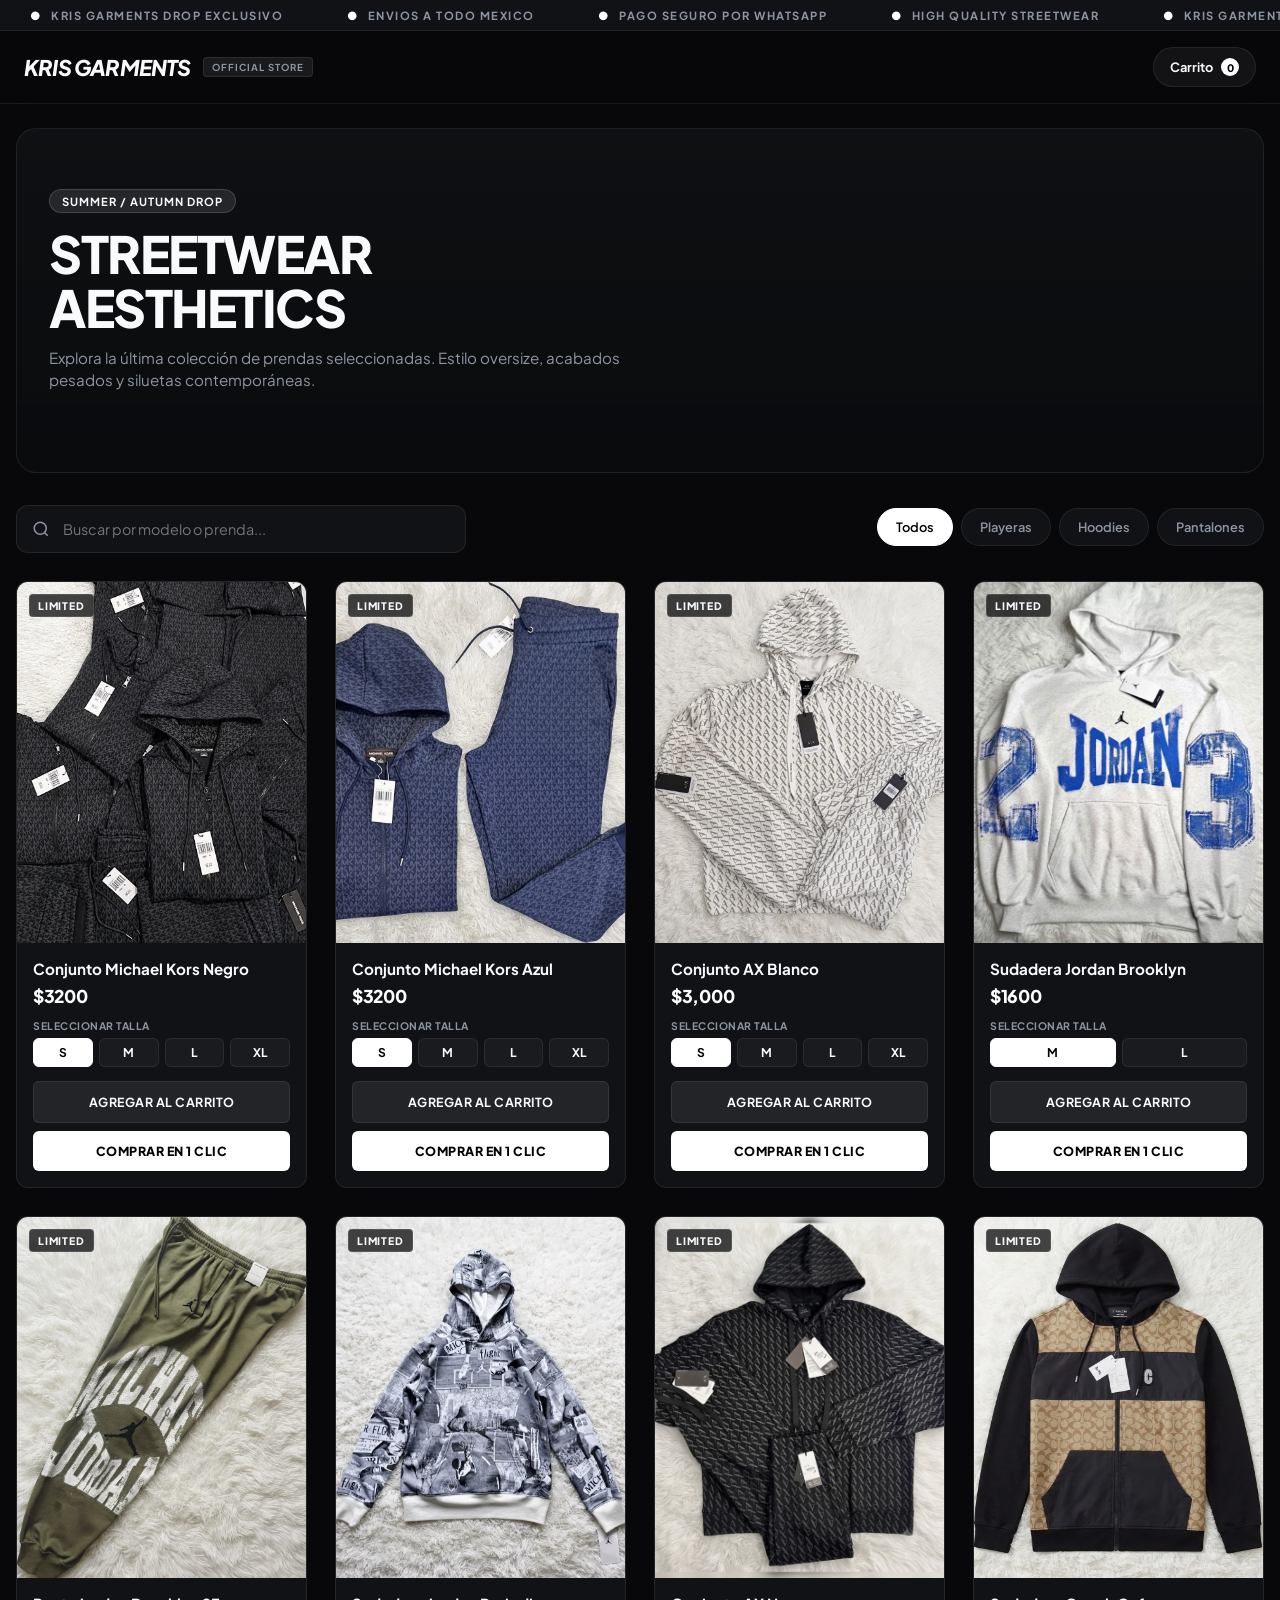
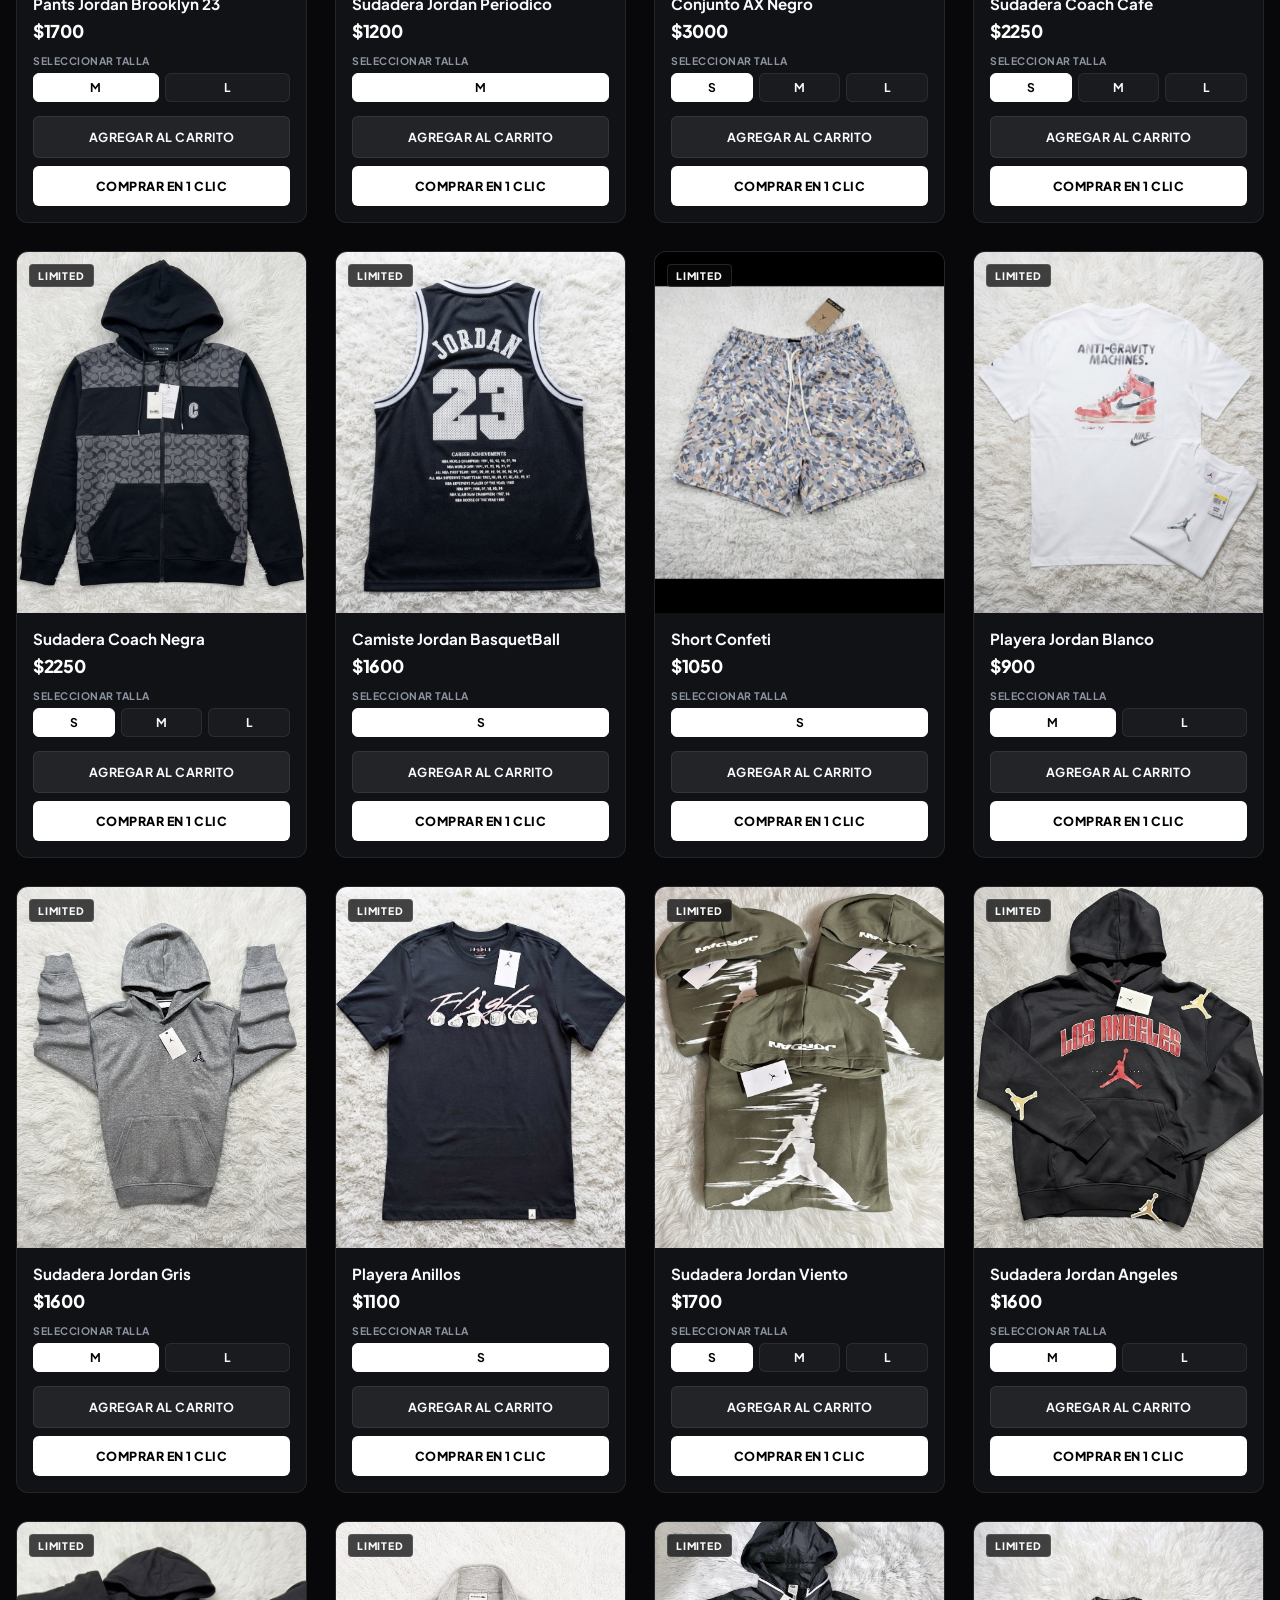
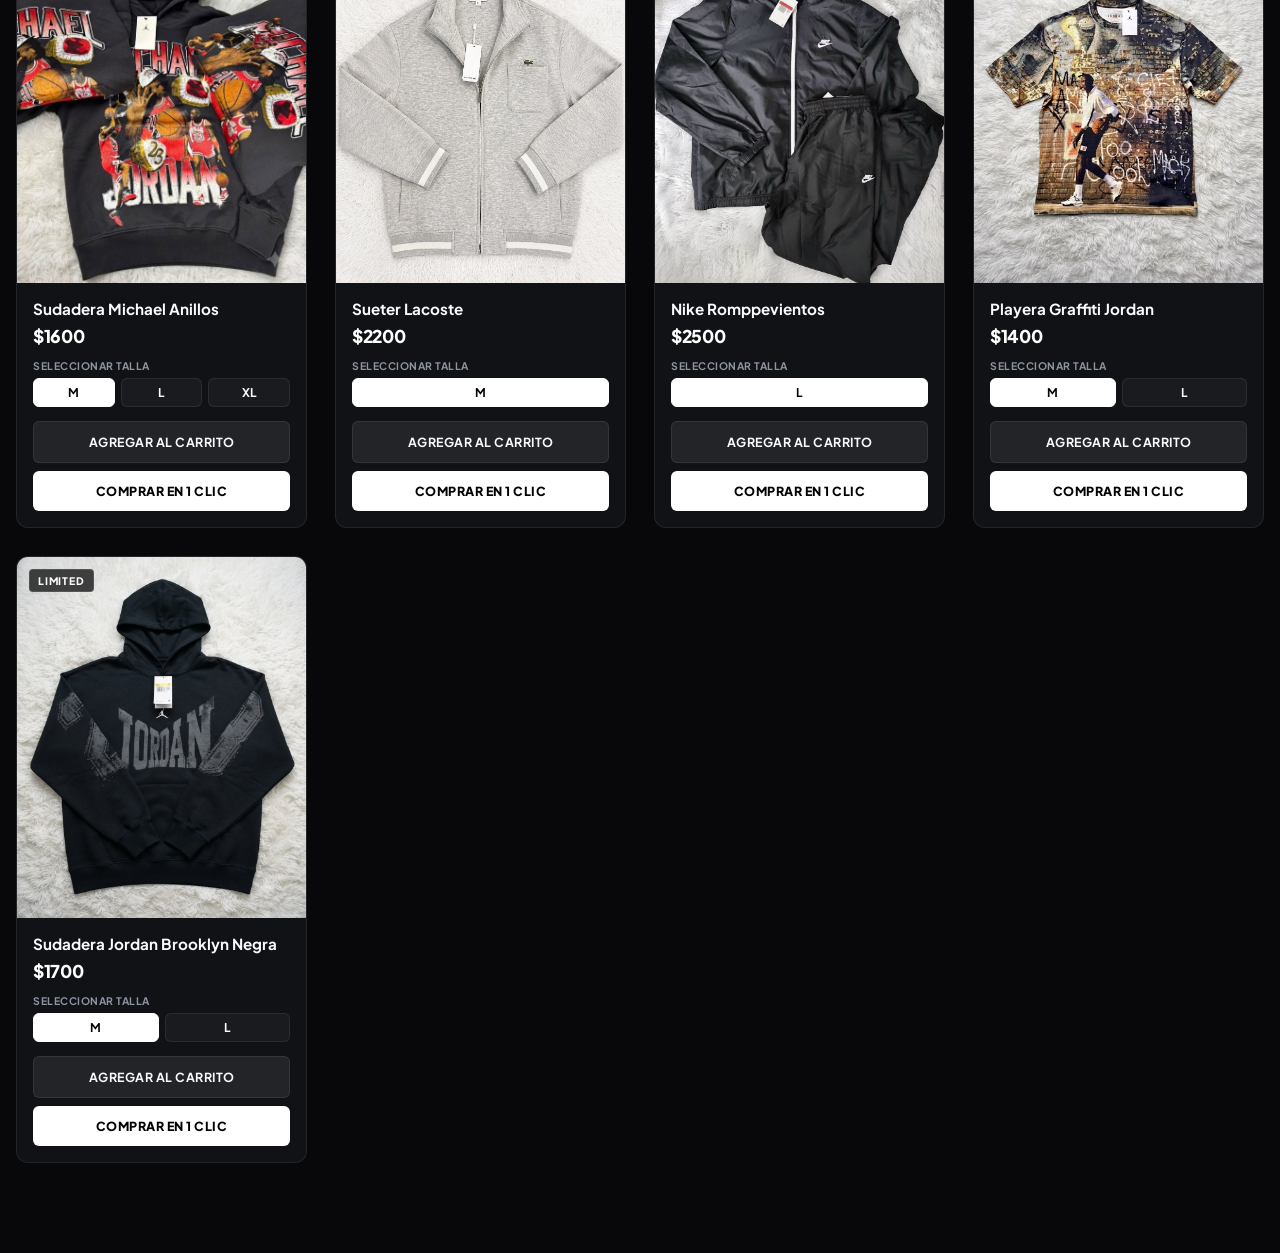
<file: index.html>
<!DOCTYPE html>
<html lang="es">
<head>
  <meta charset="UTF-8">
  <meta name="viewport" content="width=device-width, initial-scale=1.0, maximum-scale=1.0, user-scalable=no">
  <title>KRIS GARMENTS | Offical Digital Catalog</title>
  
  <!-- Preconexión de Tipografías -->
  <link rel="preconnect" href="https://fonts.googleapis.com">
  <link rel="preconnect" href="https://fonts.gstatic.com" crossorigin>
  <link href="https://fonts.googleapis.com/css2?family=Plus+Jakarta+Sans:ital,wght@0,300;0,400;0,500;0,600;0,700;0,800;1,800&display=swap" rel="stylesheet">

  <style>
    /* --------------------------------------------------
       SYSTEM VARIABLES & THEME DEFINITION
    -------------------------------------------------- */
    :root {
      --bg-dark: #08080a;
      --bg-card: #111215;
      --bg-card-hover: #16181d;
      --border: rgba(255, 255, 255, 0.08);
      --border-focus: rgba(255, 255, 255, 0.3);
      --text-main: #f9fafb;
      --text-muted: #8e95a2;
      --accent: #ffffff;
      --accent-inverse: #000000;
      --brand-accent: #2563eb;
      --whatsapp-green: #25d366;
      --radius-sm: 6px;
      --radius-md: 12px;
      --radius-lg: 20px;
      --shadow-elevation: 0 20px 30px -10px rgba(0, 0, 0, 0.7);
      --transition-fast: cubic-bezier(0.16, 1, 0.3, 1);
    }

    /* --------------------------------------------------
       BASE RESET & GLOBAL STYLES
    -------------------------------------------------- */
    * {
      box-sizing: border-box;
      margin: 0;
      padding: 0;
      font-family: 'Plus Jakarta Sans', -apple-system, BlinkMacSystemFont, sans-serif;
      -webkit-tap-highlight-color: transparent;
    }

    body {
      background-color: var(--bg-dark);
      color: var(--text-main);
      min-height: 100vh;
      overflow-x: hidden;
      padding-bottom: 90px;
    }

    /* Custom Scrollbar */
    ::-webkit-scrollbar {
      width: 6px;
    }
    ::-webkit-scrollbar-track {
      background: var(--bg-dark);
    }
    ::-webkit-scrollbar-thumb {
      background: rgba(255, 255, 255, 0.15);
      border-radius: 10px;
    }

    /* --------------------------------------------------
       ANNOUNCEMENT TICKER (TOP)
    -------------------------------------------------- */
    .ticker-wrapper {
      background: #111215;
      border-bottom: 1px solid var(--border);
      overflow: hidden;
      white-space: nowrap;
      padding: 8px 0;
      font-size: 0.7rem;
      font-weight: 700;
      letter-spacing: 1.5px;
      text-transform: uppercase;
      color: var(--text-muted);
    }

    .ticker-content {
      display: inline-block;
      animation: ticker 35s linear infinite;
    }

    .ticker-item {
      display: inline-block;
      padding: 0 30px;
    }

    .ticker-item span {
      color: var(--accent);
      margin-right: 6px;
    }

    @keyframes ticker {
      0% { transform: translate3d(0, 0, 0); }
      100% { transform: translate3d(-50%, 0, 0); }
    }

    /* --------------------------------------------------
       NAVIGATION & STICKY HEADER
    -------------------------------------------------- */
    header {
      position: sticky;
      top: 0;
      z-index: 100;
      background: rgba(8, 8, 10, 0.85);
      backdrop-filter: blur(16px);
      -webkit-backdrop-filter: blur(16px);
      border-bottom: 1px solid var(--border);
      padding: 16px 24px;
      display: flex;
      align-items: center;
      justify-content: space-between;
    }

    .brand-identity {
      display: flex;
      align-items: center;
      gap: 12px;
      text-decoration: none;
      color: var(--text-main);
    }

    .brand-logo-text {
      font-size: 1.35rem;
      font-weight: 800;
      letter-spacing: -0.8px;
      text-transform: uppercase;
      font-style: italic;
    }

    .brand-badge {
      background: rgba(255, 255, 255, 0.08);
      border: 1px solid var(--border);
      padding: 3px 8px;
      border-radius: 4px;
      font-size: 0.6rem;
      font-weight: 700;
      letter-spacing: 1px;
      text-transform: uppercase;
      color: var(--text-muted);
    }

    .header-actions {
      display: flex;
      align-items: center;
      gap: 16px;
    }

    .cart-btn-trigger {
      position: relative;
      background: rgba(255, 255, 255, 0.05);
      border: 1px solid var(--border);
      color: var(--text-main);
      padding: 10px 16px;
      border-radius: 30px;
      cursor: pointer;
      font-weight: 700;
      font-size: 0.8rem;
      display: flex;
      align-items: center;
      gap: 8px;
      transition: all 0.2s ease;
    }

    .cart-btn-trigger:hover {
      background: rgba(255, 255, 255, 0.12);
      border-color: rgba(255, 255, 255, 0.3);
    }

    .cart-count-badge {
      background: var(--accent);
      color: var(--accent-inverse);
      width: 18px;
      height: 18px;
      border-radius: 50%;
      display: flex;
      align-items: center;
      justify-content: center;
      font-size: 0.65rem;
      font-weight: 800;
    }

    /* --------------------------------------------------
       LAYOUT CONTAINER & HERO
    -------------------------------------------------- */
    .main-wrapper {
      max-width: 1380px;
      margin: 0 auto;
      padding: 0 16px;
    }

    .hero-editorial {
      position: relative;
      margin: 24px 0 32px 0;
      border-radius: var(--radius-lg);
      background: linear-gradient(180deg, rgba(20,22,26,0.6) 0%, rgba(10,11,13,0.95) 100%), 
                  url('https://images.unsplash.com/photo-1509631179647-0177331693ae?w=1600&q=80') center/cover no-repeat;
      padding: 60px 32px;
      border: 1px solid var(--border);
      overflow: hidden;
    }

    .hero-content {
      max-width: 600px;
      position: relative;
      z-index: 2;
    }

    .hero-tag {
      display: inline-block;
      background: rgba(255, 255, 255, 0.1);
      backdrop-filter: blur(8px);
      border: 1px solid rgba(255, 255, 255, 0.15);
      padding: 4px 12px;
      border-radius: 30px;
      font-size: 0.7rem;
      font-weight: 700;
      text-transform: uppercase;
      letter-spacing: 1px;
      margin-bottom: 14px;
    }

    .hero-title {
      font-size: clamp(2rem, 5vw, 3.2rem);
      font-weight: 800;
      line-height: 1.05;
      letter-spacing: -1.5px;
      text-transform: uppercase;
      margin-bottom: 12px;
    }

    .hero-desc {
      color: var(--text-muted);
      font-size: 0.95rem;
      line-height: 1.5;
      margin-bottom: 20px;
    }

    /* --------------------------------------------------
       FILTERS & SEARCH CONTROL BAR
    -------------------------------------------------- */
    .controls-wrapper {
      display: flex;
      flex-direction: column;
      gap: 16px;
      margin-bottom: 28px;
    }

    @media (min-width: 768px) {
      .controls-wrapper {
        flex-direction: row;
        align-items: center;
        justify-content: space-between;
      }
    }

    .search-input-box {
      position: relative;
      flex: 1;
      max-width: 450px;
    }

    .search-input-box input {
      width: 100%;
      background: var(--bg-card);
      border: 1px solid var(--border);
      padding: 14px 16px 14px 46px;
      border-radius: var(--radius-md);
      color: var(--text-main);
      font-size: 0.9rem;
      outline: none;
      transition: all 0.25s ease;
    }

    .search-input-box input:focus {
      border-color: var(--border-focus);
      background: var(--bg-card-hover);
      box-shadow: 0 0 0 4px rgba(255,255,255,0.03);
    }

    .search-input-box svg {
      position: absolute;
      left: 16px;
      top: 50%;
      transform: translateY(-50%);
      width: 18px;
      height: 18px;
      stroke: var(--text-muted);
    }

    .filter-chips {
      display: flex;
      gap: 8px;
      overflow-x: auto;
      padding-bottom: 4px;
    }

    .chip-btn {
      background: var(--bg-card);
      border: 1px solid var(--border);
      color: var(--text-muted);
      padding: 10px 18px;
      border-radius: 30px;
      font-size: 0.8rem;
      font-weight: 600;
      cursor: pointer;
      white-space: nowrap;
      transition: all 0.2s ease;
    }

    .chip-btn.active, .chip-btn:hover {
      background: var(--accent);
      color: var(--accent-inverse);
      border-color: var(--accent);
    }

    /* --------------------------------------------------
       PRODUCT GRID SYSTEM
    -------------------------------------------------- */
    .catalog-grid {
      display: grid;
      grid-template-columns: repeat(2, 1fr);
      gap: 14px;
    }

    @media (min-width: 768px) {
      .catalog-grid {
        grid-template-columns: repeat(3, 1fr);
        gap: 22px;
      }
    }

    @media (min-width: 1100px) {
      .catalog-grid {
        grid-template-columns: repeat(4, 1fr);
        gap: 28px;
      }
    }

    /* --------------------------------------------------
       PRODUCT CARD ARCHITECTURE
    -------------------------------------------------- */
    .product-card {
      background: var(--bg-card);
      border: 1px solid var(--border);
      border-radius: var(--radius-md);
      overflow: hidden;
      display: flex;
      flex-direction: column;
      position: relative;
      transition: transform 0.35s var(--transition-fast), border-color 0.35s var(--transition-fast), box-shadow 0.35s var(--transition-fast);
    }

    .product-card:hover {
      transform: translateY(-6px);
      border-color: rgba(255, 255, 255, 0.2);
      box-shadow: var(--shadow-elevation);
    }

    .card-media {
      position: relative;
      width: 100%;
      aspect-ratio: 4 / 5;
      background: #181a1f;
      overflow: hidden;
    }

    .card-media img {
      width: 100%;
      height: 100%;
      object-fit: cover;
      display: block;
      transition: transform 0.6s var(--transition-fast);
    }

    .product-card:hover .card-media img {
      transform: scale(1.06);
    }

    .drop-badge {
      position: absolute;
      top: 12px;
      left: 12px;
      background: rgba(8, 8, 10, 0.75);
      backdrop-filter: blur(8px);
      border: 1px solid rgba(255, 255, 255, 0.12);
      color: var(--text-main);
      font-size: 0.65rem;
      font-weight: 800;
      text-transform: uppercase;
      letter-spacing: 0.8px;
      padding: 4px 8px;
      border-radius: 4px;
    }

    .card-body {
      padding: 16px;
      display: flex;
      flex-direction: column;
      flex-grow: 1;
      justify-content: space-between;
    }

    .card-head {
      margin-bottom: 12px;
    }

    .product-name {
      font-size: 0.95rem;
      font-weight: 700;
      line-height: 1.3;
      margin-bottom: 6px;
      display: -webkit-box;
      -webkit-line-clamp: 2;
      -webkit-box-orient: vertical;
      overflow: hidden;
    }

    .product-price {
      font-size: 1.1rem;
      font-weight: 800;
      color: var(--accent);
      letter-spacing: -0.3px;
    }

    /* Size Selector Chips */
    .sizes-section {
      margin-bottom: 14px;
    }

    .sizes-title {
      font-size: 0.65rem;
      font-weight: 700;
      text-transform: uppercase;
      letter-spacing: 0.5px;
      color: var(--text-muted);
      margin-bottom: 6px;
    }

    .sizes-grid {
      display: flex;
      gap: 6px;
      flex-wrap: wrap;
    }

    .size-chip {
      background: rgba(255, 255, 255, 0.04);
      border: 1px solid var(--border);
      color: var(--text-main);
      font-size: 0.75rem;
      font-weight: 700;
      padding: 6px 10px;
      border-radius: var(--radius-sm);
      cursor: pointer;
      flex: 1;
      min-width: 32px;
      text-align: center;
      transition: all 0.2s ease;
    }

    .size-chip.selected, .size-chip:hover {
      background: var(--accent);
      color: var(--accent-inverse);
      border-color: var(--accent);
    }

    /* Card Actions */
    .card-actions {
      display: grid;
      grid-template-columns: 1fr;
      gap: 8px;
    }

    .btn-add-cart {
      background: rgba(255, 255, 255, 0.08);
      border: 1px solid var(--border);
      color: var(--text-main);
      padding: 12px;
      border-radius: var(--radius-sm);
      font-size: 0.78rem;
      font-weight: 700;
      text-transform: uppercase;
      letter-spacing: 0.5px;
      cursor: pointer;
      transition: all 0.2s ease;
    }

    .btn-add-cart:hover {
      background: rgba(255, 255, 255, 0.16);
      border-color: rgba(255, 255, 255, 0.3);
    }

    .btn-direct-wa {
      background: var(--accent);
      color: var(--accent-inverse);
      border: none;
      padding: 12px;
      border-radius: var(--radius-sm);
      font-size: 0.78rem;
      font-weight: 800;
      text-transform: uppercase;
      letter-spacing: 0.5px;
      cursor: pointer;
      display: flex;
      align-items: center;
      justify-content: center;
      gap: 6px;
      transition: all 0.2s ease;
    }

    .btn-direct-wa:hover {
      background: #e5e7eb;
      transform: scale(0.99);
    }

    /* --------------------------------------------------
       SLIDE-OVER CART DRAWER
    -------------------------------------------------- */
    .cart-drawer-overlay {
      position: fixed;
      inset: 0;
      background: rgba(0, 0, 0, 0.75);
      backdrop-filter: blur(8px);
      z-index: 200;
      opacity: 0;
      pointer-events: none;
      transition: opacity 0.3s ease;
    }

    .cart-drawer-overlay.open {
      opacity: 1;
      pointer-events: auto;
    }

    .cart-drawer {
      position: fixed;
      top: 0;
      right: 0;
      bottom: 0;
      width: 100%;
      max-width: 440px;
      background: var(--bg-card);
      border-left: 1px solid var(--border);
      z-index: 201;
      transform: translate3d(100%, 0, 0);
      transition: transform 0.4s var(--transition-fast);
      display: flex;
      flex-direction: column;
    }

    .cart-drawer-overlay.open .cart-drawer {
      transform: translate3d(0, 0, 0);
    }

    .drawer-header {
      padding: 20px 24px;
      border-bottom: 1px solid var(--border);
      display: flex;
      align-items: center;
      justify-content: space-between;
    }

    .drawer-title {
      font-size: 1.1rem;
      font-weight: 800;
      text-transform: uppercase;
      letter-spacing: -0.5px;
    }

    .close-drawer-btn {
      background: none;
      border: none;
      color: var(--text-muted);
      cursor: pointer;
      font-size: 1.5rem;
      line-height: 1;
    }

    .drawer-body {
      padding: 24px;
      flex-grow: 1;
      overflow-y: auto;
      display: flex;
      flex-direction: column;
      gap: 16px;
    }

    .cart-item {
      display: flex;
      gap: 14px;
      background: rgba(255, 255, 255, 0.02);
      border: 1px solid var(--border);
      padding: 12px;
      border-radius: var(--radius-md);
      position: relative;
    }

    .cart-item-img {
      width: 70px;
      height: 85px;
      object-fit: cover;
      border-radius: var(--radius-sm);
      background: #181a1f;
    }

    .cart-item-details {
      flex: 1;
      display: flex;
      flex-direction: column;
      justify-content: space-between;
    }

    .cart-item-title {
      font-size: 0.85rem;
      font-weight: 700;
      line-height: 1.2;
    }

    .cart-item-meta {
      font-size: 0.75rem;
      color: var(--text-muted);
    }

    .cart-item-price {
      font-size: 0.9rem;
      font-weight: 800;
      color: var(--accent);
    }

    .remove-item-btn {
      position: absolute;
      top: 10px;
      right: 10px;
      background: none;
      border: none;
      color: #ef4444;
      font-size: 0.75rem;
      cursor: pointer;
      font-weight: 700;
    }

    .drawer-footer {
      padding: 24px;
      border-top: 1px solid var(--border);
      background: rgba(8, 8, 10, 0.5);
    }

    .checkout-wa-btn {
      width: 100%;
      background: var(--whatsapp-green);
      color: #ffffff;
      border: none;
      padding: 16px;
      border-radius: var(--radius-md);
      font-weight: 800;
      font-size: 0.9rem;
      text-transform: uppercase;
      letter-spacing: 0.5px;
      cursor: pointer;
      display: flex;
      align-items: center;
      justify-content: center;
      gap: 10px;
      transition: opacity 0.2s ease;
    }

    .checkout-wa-btn:hover {
      opacity: 0.9;
    }

    /* Toast Notification */
    .toast-notification {
      position: fixed;
      bottom: 24px;
      left: 50%;
      transform: translate3d(-50%, 100px, 0);
      background: var(--accent);
      color: var(--accent-inverse);
      padding: 12px 24px;
      border-radius: 30px;
      font-size: 0.8rem;
      font-weight: 800;
      text-transform: uppercase;
      letter-spacing: 0.5px;
      box-shadow: var(--shadow-elevation);
      z-index: 300;
      opacity: 0;
      transition: all 0.3s var(--transition-fast);
      pointer-events: none;
    }

    .toast-notification.visible {
      transform: translate3d(-50%, 0, 0);
      opacity: 1;
    }
  </style>
</head>
<body>

  <!-- 1. TOP TICKER BAR -->
  <div class="ticker-wrapper">
    <div class="ticker-content">
      <div class="ticker-item"><span>●</span> KRIS GARMENTS DROP EXCLUSIVO</div>
      <div class="ticker-item"><span>●</span> ENVIOS A TODO MEXICO</div>
      <div class="ticker-item"><span>●</span> PAGO SEGURO POR WHATSAPP</div>
      <div class="ticker-item"><span>●</span> HIGH QUALITY STREETWEAR</div>
      <div class="ticker-item"><span>●</span> KRIS GARMENTS DROP EXCLUSIVO</div>
      <div class="ticker-item"><span>●</span> ENVIOS A TODO MEXICO</div>
    </div>
  </div>

  <!-- 2. MAIN HEADER -->
  <header>
    <a href="#" class="brand-identity">
      <span class="brand-logo-text">Kris Garments</span>
      <span class="brand-badge">Official Store</span>
    </a>

    <div class="header-actions">
      <button class="cart-btn-trigger" onclick="toggleCartDrawer(true)">
        <span>Carrito</span>
        <span class="cart-count-badge" id="cart-counter">0</span>
      </button>
    </div>
  </header>

  <!-- 3. MAIN CONTENT WRAPPER -->
  <main class="main-wrapper">

    <!-- HERO EDITORIAL BANNER -->
    <section class="hero-editorial">
      <div class="hero-content">
        <span class="hero-tag">Summer / Autumn Drop</span>
        <h1 class="hero-title">Streetwear Aesthetics</h1>
        <p class="hero-desc">Explora la última colección de prendas seleccionadas. Estilo oversize, acabados pesados y siluetas contemporáneas.</p>
      </div>
    </section>

    <!-- CONTROLS & FILTERS BAR -->
    <div class="controls-wrapper">
      <div class="search-input-box">
        <svg xmlns="http://www.w3.org/2000/svg" fill="none" viewBox="0 0 24 24" stroke-width="2"><circle cx="11" cy="11" r="8"/><line x1="21" y1="21" x2="16.65" y2="16.65"/></svg>
        <input type="text" id="buscador-input" placeholder="Buscar por modelo o prenda..." oninput="ejecutarFiltro()">
      </div>

      <div class="filter-chips">
        <button class="chip-btn active" onclick="filtrarCategoria('TODOS', this)">Todos</button>
        <button class="chip-btn" onclick="filtrarCategoria('PLAYERA', this)">Playeras</button>
        <button class="chip-btn" onclick="filtrarCategoria('HOODIE', this)">Hoodies</button>
        <button class="chip-btn" onclick="filtrarCategoria('PANTALON', this)">Pantalones</button>
      </div>
    </div>

    <!-- CATALOG PRODUCT GRID -->
    <section class="catalog-grid" id="catalog-container"></section>

  </main>

  <!-- 4. CART DRAWER (SLIDE OVER) -->
  <div class="cart-drawer-overlay" id="cart-overlay" onclick="toggleCartDrawer(false)">
    <div class="cart-drawer" onclick="event.stopPropagation()">
      <div class="drawer-header">
        <h2 class="drawer-title">Tu Pedido</h2>
        <button class="close-drawer-btn" onclick="toggleCartDrawer(false)">&times;</button>
      </div>

      <div class="drawer-body" id="cart-items-container">
        <!-- Renderizado dinámico de items -->
      </div>

      <div class="drawer-footer">
        <div style="display: flex; justify-content: space-between; margin-bottom: 16px; font-weight: 800;">
          <span>ESTIMADO TOTAL:</span>
          <span id="cart-total-price">$0 MXN</span>
        </div>
        <button class="checkout-wa-btn" onclick="enviarPedidoMultipleWhatsApp()">
          Confirmar Pedido por WhatsApp
        </button>
      </div>
    </div>
  </div>

  <!-- TOAST NOTIFICATION -->
  <div class="toast-notification" id="toast-msg">Producto agregado al carrito</div>

  <!-- 5. JAVASCRIPT LOGIC ENGINE -->
  <script>
    const NUMERO_WHATSAPP = "525620287619";
    let productosCatalogo = [];
    let carrito = [];
    let tallasSeleccionadas = {};
    let categoriaActual = 'TODOS';

    // Carga de productos dinámicos
    async function inicializarTienda() {
      try {
        const respuesta = await fetch('productos.json');
        if (respuesta.ok) {
          productosCatalogo = await respuesta.json();
        } else {
          throw new Error();
        }
      } catch (e) {
        console.warn("Cargando catálogo de prueba local.");
        productosCatalogo = [
          {
            id: 101,
            nombre: "Playera Oversize Acid Wash Heavyweight",
            precio: "$450 MXN",
            tallas: ["Chica (S)", "Mediana (M)", "Grande (L)"],
            imagen: "https://images.unsplash.com/photo-1521572267360-ee0c2909d518?w=800&q=80"
          },
          {
            id: 102,
            nombre: "Hoodie Boxy Fit Vintage Black",
            precio: "$850 MXN",
            tallas: ["Mediana (M)", "Grande (L)", "Extra Grande (XL)"],
            imagen: "https://images.unsplash.com/photo-1556905055-8f358a7a47b2?w=800&q=80"
          },
          {
            id: 103,
            nombre: "Pantalon Cargo Tactical Black",
            precio: "$790 MXN",
            tallas: ["28", "30", "32", "34"],
            imagen: "https://images.unsplash.com/photo-1517445312882-bc9910d016b7?w=800&q=80"
          },
          {
            id: 104,
            nombre: "Playera Graphic Tee Cyberpunk",
            precio: "$490 MXN",
            tallas: ["Chica (S)", "Mediana (M)", "Grande (L)"],
            imagen: "https://images.unsplash.com/photo-1503342217505-b0a15ec3261c?w=800&q=80"
          }
        ];
      }

      renderizarCatalogo(productosCatalogo);
    }

    // Renderizar tarjetas en pantalla
    function renderizarCatalogo(lista) {
      const contenedor = document.getElementById('catalog-container');
      contenedor.innerHTML = '';

      if (lista.length === 0) {
        contenedor.innerHTML = `<div style="grid-column: 1/-1; text-align: center; padding: 60px; color: #8e95a2;">No se encontraron prendas registradas.</div>`;
        return;
      }

      lista.forEach(p => {
        if (!tallasSeleccionadas[p.id] && p.tallas.length > 0) {
          tallasSeleccionadas[p.id] = p.tallas[0];
        }

        const card = document.createElement('article');
        card.className = 'product-card';

        const tallasHTML = p.tallas.map(t => `
          <button 
            type="button" 
            class="size-chip ${tallasSeleccionadas[p.id] === t ? 'selected' : ''}" 
            onclick="seleccionarTalla(${p.id}, '${t}', this)">
            ${t}
          </button>
        `).join('');

        card.innerHTML = `
          <div class="card-media">
            <span class="drop-badge">LIMITED</span>
            <img src="${p.imagen}" alt="${p.nombre}" loading="lazy">
          </div>
          <div class="card-body">
            <div class="card-head">
              <h3 class="product-name">${p.nombre}</h3>
              <div class="product-price">${p.precio}</div>
            </div>

            <div class="sizes-section">
              <div class="sizes-title">Seleccionar Talla</div>
              <div class="sizes-grid">${tallasHTML}</div>
            </div>

            <div class="card-actions">
              <button class="btn-add-cart" onclick="agregarAlCarrito(${p.id})">Agregar al Carrito</button>
              <button class="btn-direct-wa" onclick="comprarDirectoWA('${p.nombre}', '${p.precio}', ${p.id})">
                Comprar en 1 Clic
              </button>
            </div>
          </div>
        `;
        contenedor.appendChild(card);
      });
    }

    // Manejo de Tallas
    function seleccionarTalla(productoId, talla, el) {
      tallasSeleccionadas[productoId] = talla;
      const parent = el.parentElement;
      parent.querySelectorAll('.size-chip').forEach(btn => btn.classList.remove('selected'));
      el.classList.add('selected');
    }

    // Carrito y Drawer
    function agregarAlCarrito(productoId) {
      const producto = productosCatalogo.find(p => p.id === productoId);
      const talla = tallasSeleccionadas[productoId] || producto.tallas[0];

      carrito.push({
        idUnico: Date.now(),
        nombre: producto.nombre,
        precio: producto.precio,
        talla: talla,
        imagen: producto.imagen
      });

      actualizarCarritoUI();
      mostrarToast(`¡${producto.nombre} agregado!`);
    }

    function eliminarDelCarrito(idUnico) {
      carrito = carrito.filter(item => item.idUnico !== idUnico);
      actualizarCarritoUI();
    }

    function actualizarCarritoUI() {
      document.getElementById('cart-counter').innerText = carrito.length;
      const contenedor = document.getElementById('cart-items-container');
      contenedor.innerHTML = '';

      if (carrito.length === 0) {
        contenedor.innerHTML = '<p style="text-align: center; color: #8e95a2; margin-top: 40px;">Tu carrito está vacío.</p>';
        document.getElementById('cart-total-price').innerText = '$0 MXN';
        return;
      }

      let total = 0;

      carrito.forEach(item => {
        // Extraer número para suma
        const precioNum = parseInt(item.precio.replace(/[^0-9]/g, '')) || 0;
        total += precioNum;

        contenedor.innerHTML += `
          <div class="cart-item">
            <img src="${item.imagen}" class="cart-item-img">
            <div class="cart-item-details">
              <div>
                <div class="cart-item-title">${item.nombre}</div>
                <div class="cart-item-meta">Talla: ${item.talla}</div>
              </div>
              <div class="cart-item-price">${item.precio}</div>
            </div>
            <button class="remove-item-btn" onclick="eliminarDelCarrito(${item.idUnico})">Eliminar</button>
          </div>
        `;
      });

      document.getElementById('cart-total-price').innerText = `$${total} MXN`;
    }

    function toggleCartDrawer(open) {
      const overlay = document.getElementById('cart-overlay');
      if (open) overlay.classList.add('open');
      else overlay.classList.remove('open');
    }

    // Notificación Toast
    function mostrarToast(msg) {
      const toast = document.getElementById('toast-msg');
      toast.innerText = msg;
      toast.classList.add('visible');
      setTimeout(() => toast.classList.remove('visible'), 2500);
    }

    // Filtros y Búsqueda
    function ejecutarFiltro() {
      const texto = document.getElementById('buscador-input').value.toLowerCase();
      const filtrados = productosCatalogo.filter(p => {
        const coincideNombre = p.nombre.toLowerCase().includes(texto);
        const coincideCat = categoriaActual === 'TODOS' || p.nombre.toUpperCase().includes(categoriaActual);
        return coincideNombre && coincideCat;
      });
      renderizarCatalogo(filtrados);
    }

    function filtrarCategoria(cat, el) {
      categoriaActual = cat;
      document.querySelectorAll('.chip-btn').forEach(b => b.classList.remove('active'));
      el.classList.add('active');
      ejecutarFiltro();
    }

    // WhatsApp Triggers
    function comprarDirectoWA(nombre, precio, productoId) {
      const talla = tallasSeleccionadas[productoId] || "Única";
      const mensaje = `¡Hola Kris Garments! Me interesa comprar:\n\n*Producto:* ${nombre}\n*Talla:* ${talla}\n*Precio:* ${precio}\n\n¿Tienen disponibilidad para envío inmediato?`;
      window.open(`https://wa.me/${NUMERO_WHATSAPP}?text=${encodeURIComponent(mensaje)}`, '_blank');
    }

    function enviarPedidoMultipleWhatsApp() {
      if (carrito.length === 0) return alert("Tu carrito está vacío.");

      let mensaje = "¡Hola Kris Garments! Me interesa confirmar el siguiente pedido:\n\n";
      carrito.forEach((item, index) => {
        mensaje += `*${index + 1}. ${item.nombre}*\n   - Talla: ${item.talla}\n   - Precio: ${item.precio}\n\n`;
      });

      mensaje += `*Total estimado:* ${document.getElementById('cart-total-price').innerText}\n\n¿Me ayudan a coordinar el pago y envío?`;
      window.open(`https://wa.me/${NUMERO_WHATSAPP}?text=${encodeURIComponent(mensaje)}`, '_blank');
    }

    // Inicialización al cargar la página
    inicializarTienda();
  </script>
</body>
</html>
</file>
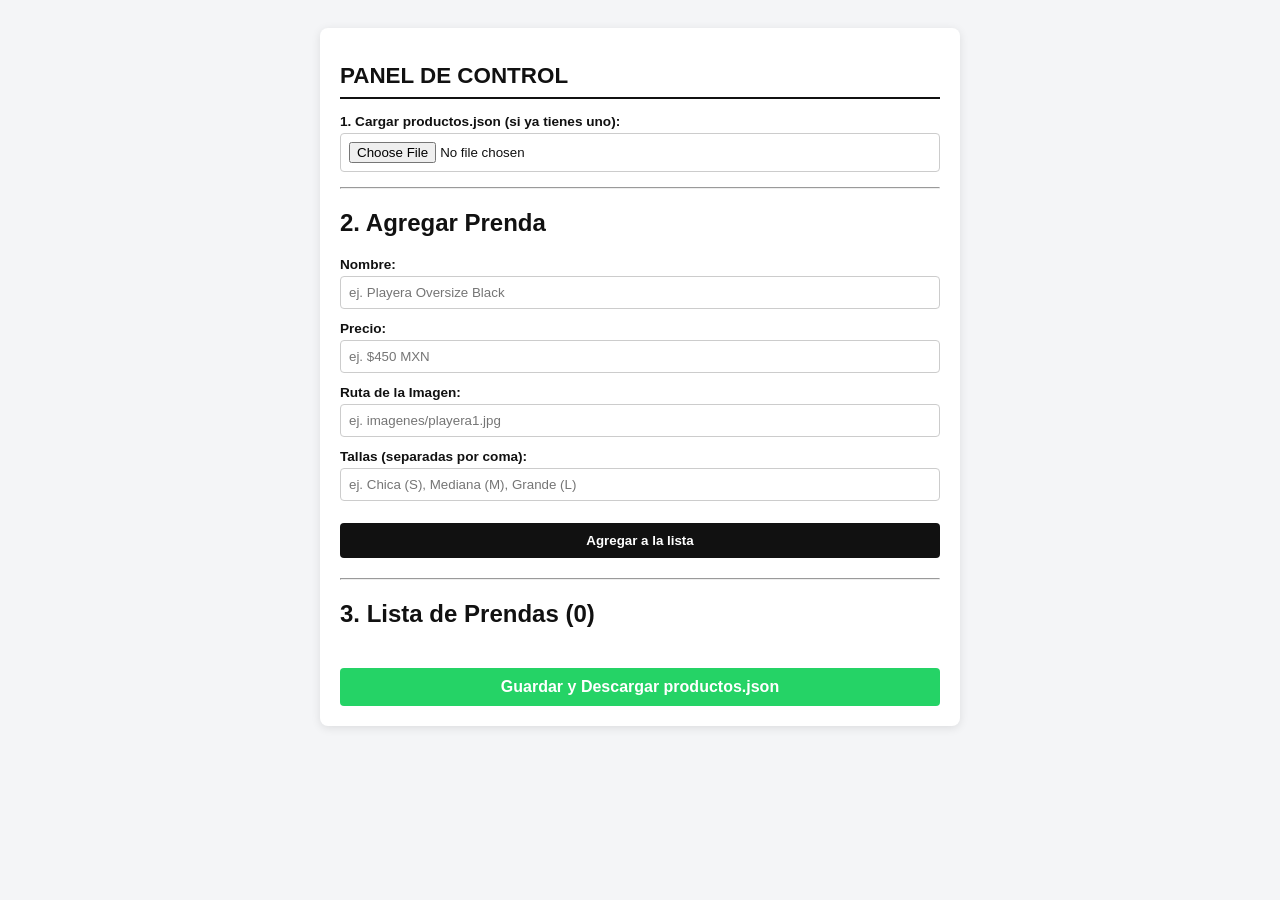
<file: admin.html>
<!DOCTYPE html>
<html lang="es">
<head>
  <meta charset="UTF-8">
  <meta name="viewport" content="width=device-width, initial-scale=1.0">
  <title>Panel de Control</title>
  <style>
    body { font-family: sans-serif; background: #f4f5f7; padding: 20px; color: #111; }
    .box { max-width: 600px; margin: 0 auto; background: #fff; padding: 20px; border-radius: 8px; box-shadow: 0 2px 10px rgba(0,0,0,0.1); }
    h1 { font-size: 1.4rem; margin-bottom: 15px; border-bottom: 2px solid #111; padding-bottom: 8px; }
    .campo { margin-bottom: 12px; }
    label { display: block; font-weight: bold; font-size: 0.85rem; margin-bottom: 4px; }
    input { width: 100%; padding: 8px; border: 1px solid #ccc; border-radius: 4px; box-sizing: border-box; }
    button { width: 100%; padding: 10px; border: none; border-radius: 4px; font-weight: bold; cursor: pointer; margin-top: 10px; }
    .btn-add { background: #111; color: #fff; }
    .btn-save { background: #25d366; color: #fff; margin-top: 20px; font-size: 1rem; }
    .item { background: #f9f9f9; border: 1px solid #ddd; padding: 10px; margin-top: 8px; border-radius: 4px; display: flex; justify-content: space-between; align-items: center; }
    .btn-del { width: auto; background: #dc3545; color: #fff; padding: 4px 8px; margin: 0; }
  </style>
</head>
<body>

<div class="box">
  <h1>PANEL DE CONTROL</h1>

  <div class="campo">
    <label>1. Cargar productos.json (si ya tienes uno):</label>
    <input type="file" accept=".json" onchange="cargarJSON(event)">
  </div>

  <hr style="margin: 15px 0;">

  <h2>2. Agregar Prenda</h2>
  <form id="form-prenda">
    <div class="campo">
      <label>Nombre:</label>
      <input type="text" id="nombre" placeholder="ej. Playera Oversize Black" required>
    </div>
    <div class="campo">
      <label>Precio:</label>
      <input type="text" id="precio" placeholder="ej. $450 MXN" required>
    </div>
    <div class="campo">
      <label>Ruta de la Imagen:</label>
      <input type="text" id="imagen" placeholder="ej. imagenes/playera1.jpg" required>
    </div>
    <div class="campo">
      <label>Tallas (separadas por coma):</label>
      <input type="text" id="tallas" placeholder="ej. Chica (S), Mediana (M), Grande (L)" required>
    </div>
    <button type="submit" class="btn-add">Agregar a la lista</button>
  </form>

  <hr style="margin: 20px 0;">

  <h2>3. Lista de Prendas (<span id="cant">0</span>)</h2>
  <div id="lista"></div>

  <button class="btn-save" onclick="guardarJSON()">Guardar y Descargar productos.json</button>
</div>

<script>
  let inventario = [];

  function cargarJSON(e) {
    const file = e.target.files[0];
    if (!file) return;
    const reader = new FileReader();
    reader.onload = function(evt) {
      inventario = JSON.parse(evt.target.result);
      actualizarVista();
    };
    reader.readAsText(file);
  }

  document.getElementById('form-prenda').addEventListener('submit', function(e) {
    e.preventDefault();
    const item = {
      id: Date.now(),
      nombre: document.getElementById('nombre').value,
      precio: document.getElementById('precio').value,
      imagen: document.getElementById('imagen').value,
      tallas: document.getElementById('tallas').value.split(',').map(t => t.trim())
    };
    inventario.push(item);
    actualizarVista();
    this.reset();
  });

  function borrarItem(id) {
    inventario = inventario.filter(i => i.id !== id);
    actualizarVista();
  }

  function actualizarVista() {
    const divLista = document.getElementById('lista');
    document.getElementById('cant').innerText = inventario.length;
    divLista.innerHTML = '';
    inventario.forEach(i => {
      divLista.innerHTML += `
        <div class="item">
          <div>
            <strong>${i.nombre}</strong> - ${i.precio}<br>
            <small>${i.imagen} | Tallas: ${i.tallas.join(', ')}</small>
          </div>
          <button class="btn-del" onclick="borrarItem(${i.id})">X</button>
        </div>
      `;
    });
  }

  function guardarJSON() {
    if (inventario.length === 0) {
      alert("Agrega al menos una prenda antes de guardar.");
      return;
    }
    const dataStr = "data:text/json;charset=utf-8," + encodeURIComponent(JSON.stringify(inventario, null, 2));
    const a = document.createElement('a');
    a.href = dataStr;
    a.download = "productos.json";
    a.click();
  }
</script>

</body>
</html>
</file>
